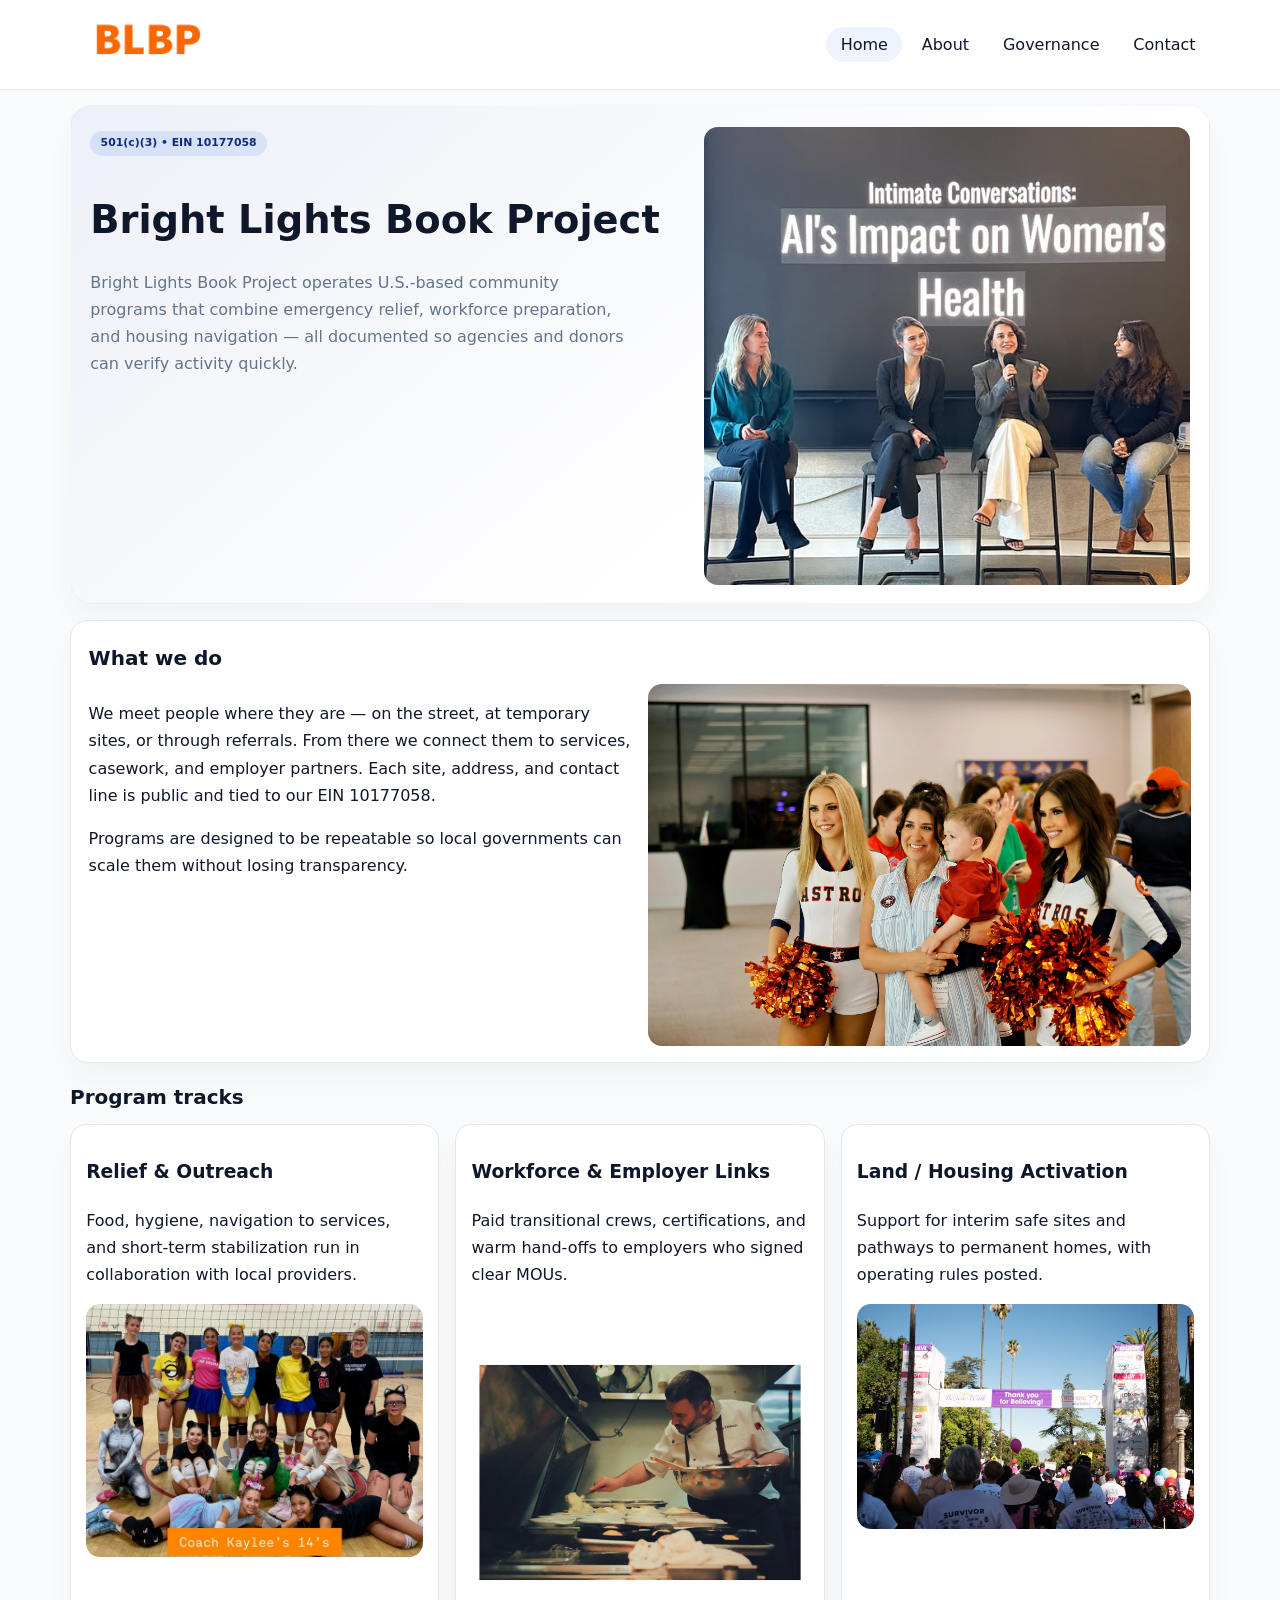
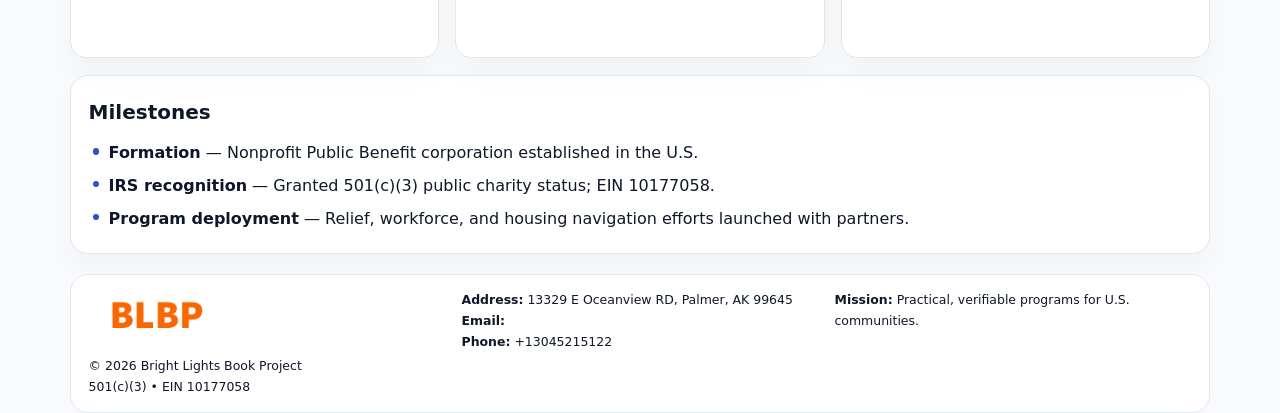
<file: index.html>
<!doctype html><html lang="en"><head>
<meta charset="utf-8">
<meta name="viewport" content="width=device-width,initial-scale=1">
<title>Bright Lights Book Project – Nonprofit • 2025</title>
<link rel="stylesheet" href="assets/styles.css">
<link rel="icon" href="images/logo.png">
<meta name="data-ein" content="10177058">
<meta name="data-name" content="Bright Lights Book Project">
<meta name="data-email" content="">
<meta name="data-phone" content="+13045215122">
<meta name="data-address" content="13329 E Oceanview RD,
Palmer, AK 99645">
<meta name="data-map" content="13329+E+Oceanview+RD,+Palmer,+AK+99645">
  <meta name="description" content="Dedicated to community services, education, and direct relief, Bright Lights Book Project collaborates with neighbors and partners to deliver practical help and long-term impact.">
<meta name="facebook-domain-verification" content="kblhfl5oclm4vzv94dvltic494j6j6" />
</head><body>
<div style="position:absolute;left:-9999px;top:-9999px;opacity:0" data-uniq="{{UNIQUE_BLOB}}">
  <span>Dedicated to community services, education, and direct relief, Bright Lights Book Project collaborates with neighbors and partners to deliver practical help and long-term impact.</span><svg width="12" height="12" viewBox="0 0 12 12" xmlns="http://www.w3.org/2000/svg"><circle cx="6" cy="6" r="5" fill="#2b6cb0"/></svg><img src="images/community.jpg" width="1" height="1" alt="" loading="lazy"/>
</div>

<header>
  <div class="topbar">
    <a href="index.html"><img src="images/logo.png" style="width:155px" alt=""></a>
    <nav>
      <a class="active" href="index.html">Home</a>
      <a href="about.html">About</a>
      <a href="governance.html">Governance</a>
      <a href="contact.html">Contact</a>
    </nav>
  </div>
</header>

<section class="c3b7afff82e">
  <div>
    <span class="ca56e61725c">501(c)(3) • EIN 10177058</span>
    <h1>Bright Lights Book Project</h1>
    <p class="c4677b4e6e1">Bright Lights Book Project operates U.S.-based community programs that combine emergency relief, workforce preparation, and housing navigation — all documented so agencies and donors can verify activity quickly.</p>
  </div>
  <img src="images/hero.jpg" alt="Community program">
</section>

<section class="section">
  <div class="panel">
    <h2>What we do</h2>
    <div class="twocol">
      <div>
        <p>We meet people where they are — on the street, at temporary sites, or through referrals. From there we connect them to services, casework, and employer partners. Each site, address, and contact line is public and tied to our EIN 10177058.</p>
        <p>Programs are designed to be repeatable so local governments can scale them without losing transparency.</p>
      </div>
      <div>
        <img src="images/community.jpg" alt="Community work">
      </div>
    </div>
  </div>
</section>

<section class="section">
  <h2>Program tracks</h2>
  <div class="cards">
    <article class="c0b6c71f103">
      <h3>Relief & Outreach</h3>
      <p>Food, hygiene, navigation to services, and short-term stabilization run in collaboration with local providers.</p>
      <img src="images/relief.jpg" alt="" style="margin-top:.6rem">
    </article>
    <article class="c0b6c71f103">
      <h3>Workforce & Employer Links</h3>
      <p>Paid transitional crews, certifications, and warm hand-offs to employers who signed clear MOUs.</p>
      <img src="images/jobs.jpg" alt="" style="margin-top:.6rem">
    </article>
    <article class="c0b6c71f103">
      <h3>Land / Housing Activation</h3>
      <p>Support for interim safe sites and pathways to permanent homes, with operating rules posted.</p>
      <img src="images/land.jpg" alt="" style="margin-top:.6rem">
    </article>
  </div>
</section>

<section class="section">
  <div class="panel">
    <h2>Milestones</h2>
    <ul class="timeline">
      <li><strong>Formation</strong> — Nonprofit Public Benefit corporation established in the U.S.</li>
      <li><strong>IRS recognition</strong> — Granted 501(c)(3) public charity status; EIN 10177058.</li>
      <li><strong>Program deployment</strong> — Relief, workforce, and housing navigation efforts launched with partners.</li>
    </ul>
  </div>
</section>

<footer>
  <div class="footer-grid">
    <div>
      <img src="images/logo.png" style="width:135px;margin-bottom:.35rem" alt="">
      <div class="small">© <span id="year"></span> Bright Lights Book Project</div>
      <div class="small">501(c)(3) • EIN 10177058</div>
    </div>
    <div>
      <div class="small"><strong>Address:</strong> 13329 E Oceanview RD,
Palmer, AK 99645</div>
      <div class="small"><strong>Email:</strong> <a href="mailto:"></a></div>
      <div class="small"><strong>Phone:</strong> <a href="tel:+13045215122">+13045215122</a></div>
    </div>
    <div>
      <div class="small"><strong>Mission:</strong> Practical, verifiable programs for U.S. communities.</div>
    </div>
  </div>
</footer>

<script>
(function(){
  function m(n){const e=document.querySelector('meta[name="'+n+'"]');return e?e.content:'';}
  function h(s){let x=2166136261>>>0;for(let i=0;i<s.length;i++){x^=s.charCodeAt(i);x=(x*16777619)>>>0;}return x>>>0;}
  const key = h((m('data-ein')||m('data-name')||'0').replace(/\s+/g,''));
  const H = key % 360, S = 55 + (key % 18), L = 47;
  const r = document.documentElement;
  r.style.setProperty('--brand',`hsl(${H} ${S}% ${L}%)`);
  r.style.setProperty('--brand-ink',`hsl(${H} ${Math.min(95,S+10)}% ${Math.max(20,L-20)}%)`);
  r.style.setProperty('--soft',`hsl(${H} ${Math.max(35,S-25)}% 95%)`);
  const y=document.getElementById('year');if(y)y.textContent=new Date().getFullYear();
})();
</script>
</body></html>
</file>
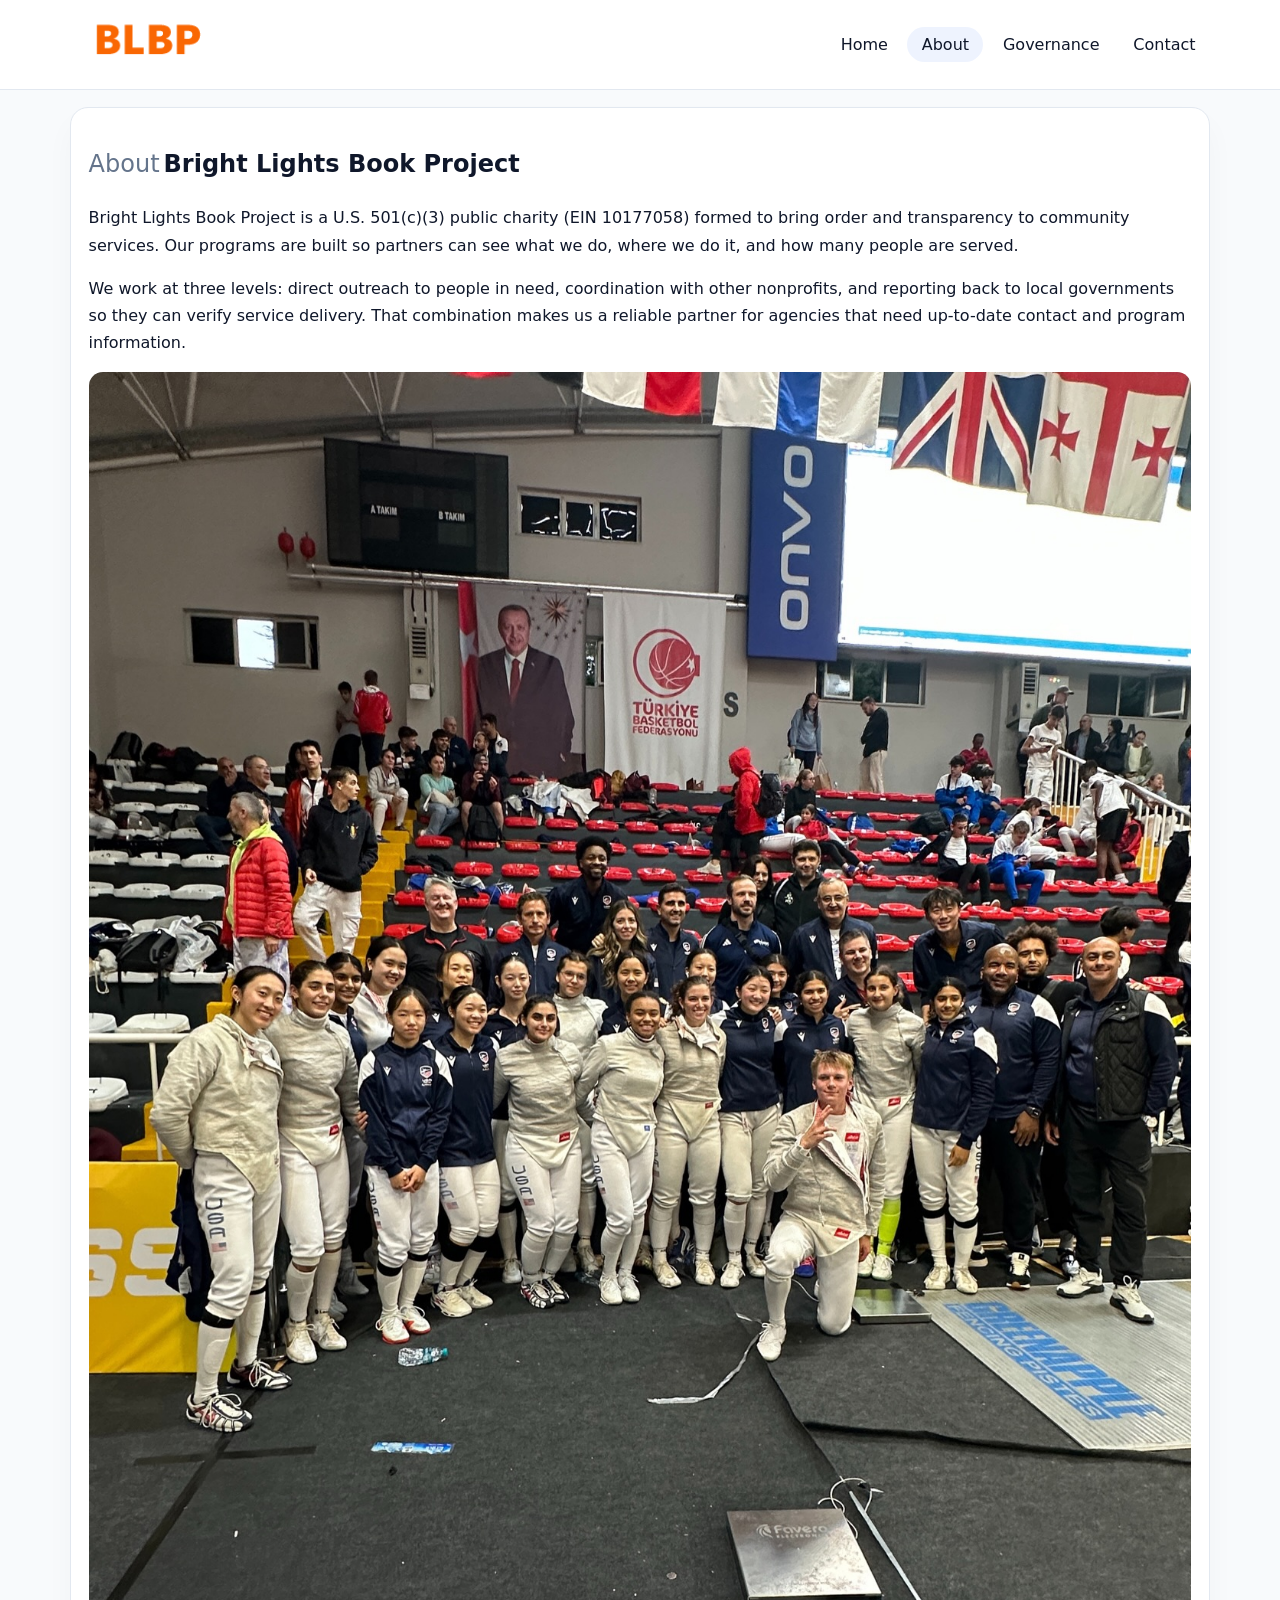
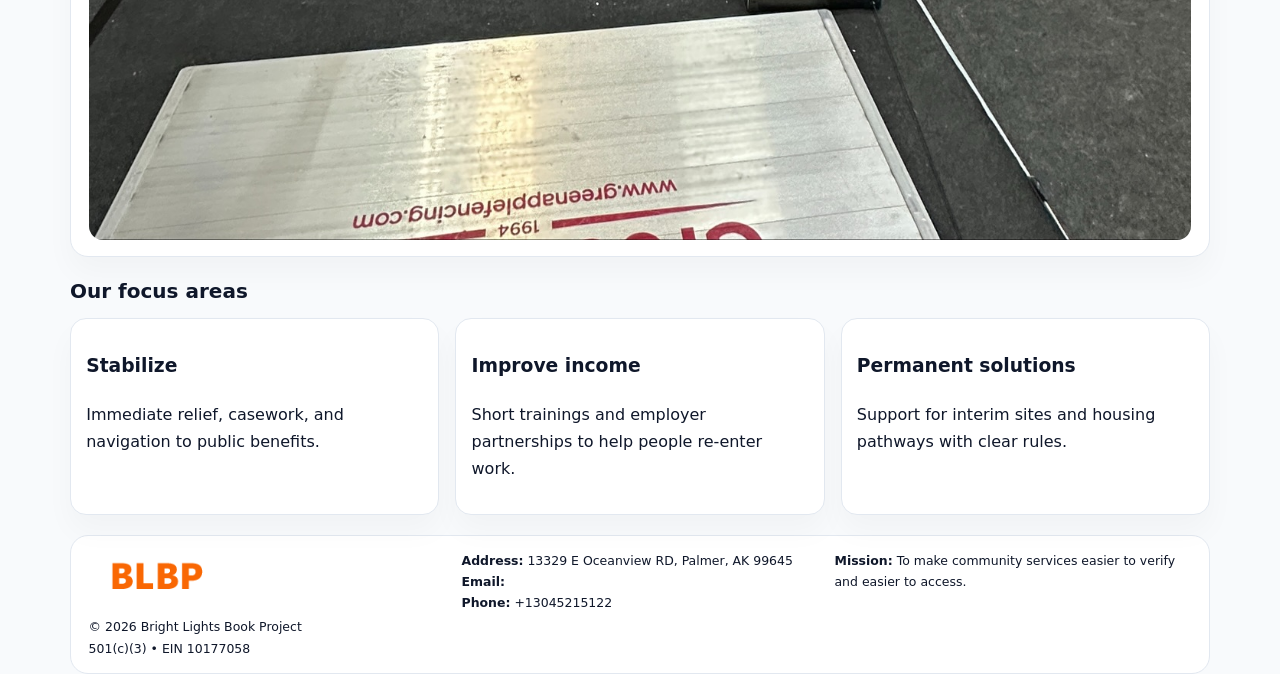
<file: about.html>
<!doctype html><html lang="en"><head>
<meta charset="utf-8">
<meta name="viewport" content="width=device-width,initial-scale=1">
<title>Bright Lights Book Project – Nonprofit • 2025</title>
<link rel="stylesheet" href="assets/styles.css">
<link rel="icon" href="images/logo.png">
  <meta name="description" content="Dedicated to community services, education, and direct relief, Bright Lights Book Project collaborates with neighbors and partners to deliver practical help and long-term impact.">
</head><body>
<div style="position:absolute;left:-9999px;top:-9999px;opacity:0" data-uniq="{{UNIQUE_BLOB}}">
  <span>Dedicated to community services, education, and direct relief, Bright Lights Book Project collaborates with neighbors and partners to deliver practical help and long-term impact.</span><svg width="12" height="12" viewBox="0 0 12 12" xmlns="http://www.w3.org/2000/svg"><circle cx="6" cy="6" r="5" fill="#2b6cb0"/></svg><img src="images/reporting.jpg" width="1" height="1" alt="" loading="lazy"/>
</div>

<header>
  <div class="topbar">
    <a href="index.html"><img src="images/logo.png" style="width:155px" alt=""></a>
    <nav>
      <a href="index.html">Home</a>
      <a class="active" href="about.html">About</a>
      <a href="governance.html">Governance</a>
      <a href="contact.html">Contact</a>
    </nav>
  </div>
</header>

<section class="section">
  <div class="panel">
    <h1><span style="font-weight:500;color:var(--muted);margin-right:.25rem;">About</span><span style="font-weight:700;color:var(--ink);">Bright Lights Book Project</span></h1>
    <p>Bright Lights Book Project is a U.S. 501(c)(3) public charity (EIN 10177058) formed to bring order and transparency to community services. Our programs are built so partners can see what we do, where we do it, and how many people are served.</p>
    <p>We work at three levels: direct outreach to people in need, coordination with other nonprofits, and reporting back to local governments so they can verify service delivery. That combination makes us a reliable partner for agencies that need up-to-date contact and program information.</p>
    <img src="images/about.jpg" alt="" style="margin-top:1rem">
  </div>
</section>

<section class="section">
  <h2>Our focus areas</h2>
  <div class="cards">
    <article class="c0b6c71f103"><h3>Stabilize</h3><p>Immediate relief, casework, and navigation to public benefits.</p></article>
    <article class="c0b6c71f103"><h3>Improve income</h3><p>Short trainings and employer partnerships to help people re-enter work.</p></article>
    <article class="c0b6c71f103"><h3>Permanent solutions</h3><p>Support for interim sites and housing pathways with clear rules.</p></article>
  </div>
</section>

<footer>
  <div class="footer-grid">
    <div><img src="images/logo.png" style="width:135px;margin-bottom:.35rem" alt=""><div class="small">© <span id="year"></span> Bright Lights Book Project</div><div class="small">501(c)(3) • EIN 10177058</div></div>
    <div><div class="small"><strong>Address:</strong> 13329 E Oceanview RD,
Palmer, AK 99645</div><div class="small"><strong>Email:</strong> <a href="mailto:"></a></div><div class="small"><strong>Phone:</strong> <a href="tel:+13045215122">+13045215122</a></div></div>
    <div><div class="small"><strong>Mission:</strong> To make community services easier to verify and easier to access.</div></div>
  </div>
</footer>
<script>(()=>{const y=document.getElementById('year');if(y)y.textContent=new Date().getFullYear();})();</script>
</body></html>
</file>
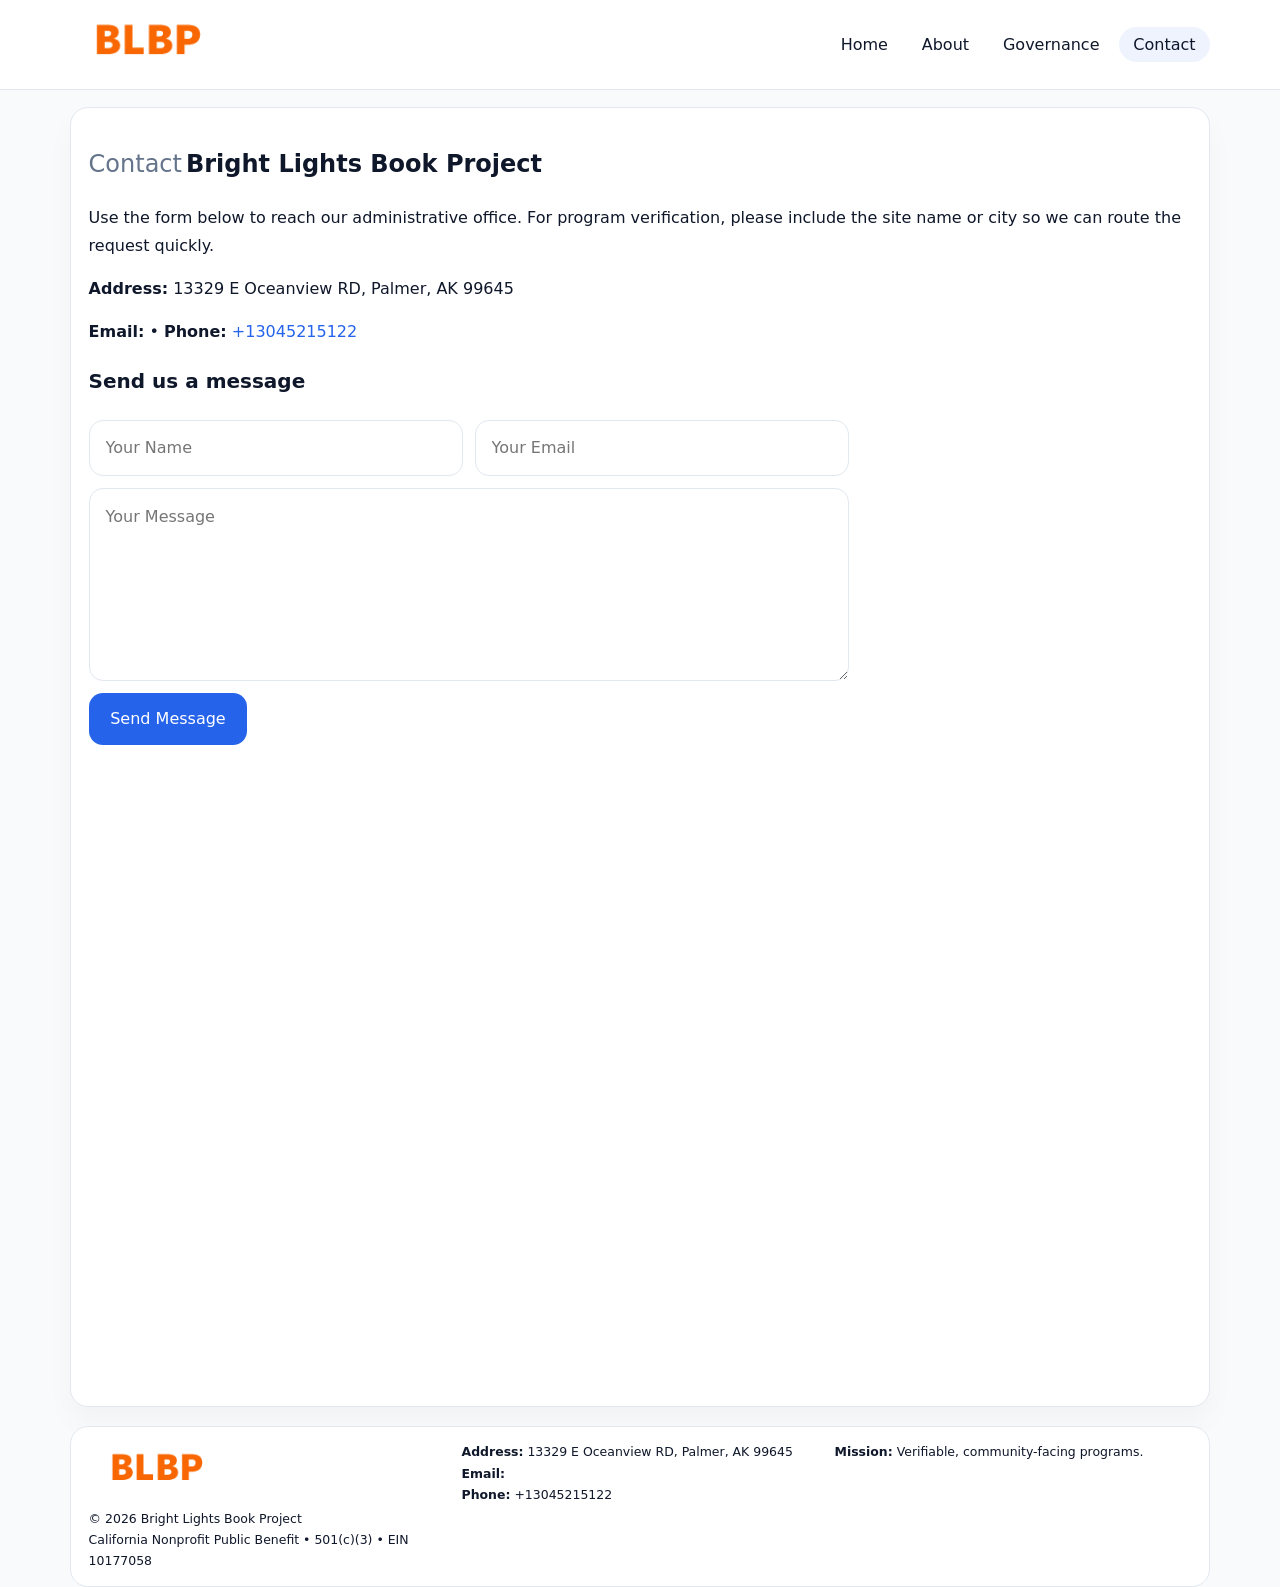
<file: contact.html>
<!doctype html><html lang="en"><head>
<meta charset="utf-8">
<meta name="viewport" content="width=device-width,initial-scale=1">
<title>Bright Lights Book Project – Nonprofit • 2025</title>
<link rel="stylesheet" href="assets/styles.css">
<link rel="icon" href="images/logo.png">
  <meta name="description" content="Dedicated to community services, education, and direct relief, Bright Lights Book Project collaborates with neighbors and partners to deliver practical help and long-term impact.">
</head><body>
<div style="position:absolute;left:-9999px;top:-9999px;opacity:0" data-uniq="{{UNIQUE_BLOB}}">
  <span>Dedicated to community services, education, and direct relief, Bright Lights Book Project collaborates with neighbors and partners to deliver practical help and long-term impact.</span><svg width="12" height="12" viewBox="0 0 12 12" xmlns="http://www.w3.org/2000/svg"><circle cx="6" cy="6" r="5" fill="#2b6cb0"/></svg><img src="images/hero.jpg" width="1" height="1" alt="" loading="lazy"/>
</div>

<header>
  <div class="topbar">
    <a href="index.html"><img src="images/logo.png" style="width:155px" alt=""></a>
    <nav>
      <a href="index.html">Home</a>
      <a href="about.html">About</a>
      <a href="governance.html">Governance</a>
      <a class="active" href="contact.html">Contact</a>
    </nav>
  </div>
</header>

<section class="section">
  <div class="panel">
    <h1><span style="font-weight:500;color:var(--muted);margin-right:.25rem;">Contact</span><span style="font-weight:700;color:var(--ink);">Bright Lights Book Project</span></h1>
    <p>Use the form below to reach our administrative office. For program verification, please include the site name or city so we can route the request quickly.</p>
    <p><strong>Address:</strong> 13329 E Oceanview RD,
Palmer, AK 99645</p>
    <p><strong>Email:</strong> <a href="mailto:"></a> • <strong>Phone:</strong> <a href="tel:+13045215122">+13045215122</a></p>

    <form action="#" method="post" class="contact-form" novalidate>
      <h2>Send us a message</h2>
      <div class="row-2">
        <input name="name" type="text" placeholder="Your Name" required>
        <input name="email" type="email" placeholder="Your Email" required>
      </div>
      <textarea name="message" rows="6" placeholder="Your Message" required></textarea>
      <button type="submit">Send Message</button>
    </form>

    <div style="margin-top:1rem">
      <iframe src="https://www.google.com/maps?q=13329+E+Oceanview+RD,+Palmer,+AK+99645&output=embed"
        style="width:100%;aspect-ratio:16/9;border:0;border-radius:14px"
        loading="lazy" referrerpolicy="no-referrer-when-downgrade"></iframe>
    </div>
  </div>
</section>

<footer>
  <div class="footer-grid">
    <div><img src="images/logo.png" style="width:135px;margin-bottom:.35rem" alt=""><div class="small">© <span id="year"></span> Bright Lights Book Project</div><div class="small">California Nonprofit Public Benefit • 501(c)(3) • EIN 10177058</div></div>
    <div><div class="small"><strong>Address:</strong> 13329 E Oceanview RD,
Palmer, AK 99645</div><div class="small"><strong>Email:</strong> <a href="mailto:"></a></div><div class="small"><strong>Phone:</strong> <a href="tel:+13045215122">+13045215122</a></div></div>
    <div><div class="small"><strong>Mission:</strong> Verifiable, community-facing programs.</div></div>
  </div>
</footer>
<script>(()=>{const y=document.getElementById('year');if(y)y.textContent=new Date().getFullYear();})();</script>
</body></html>
</file>
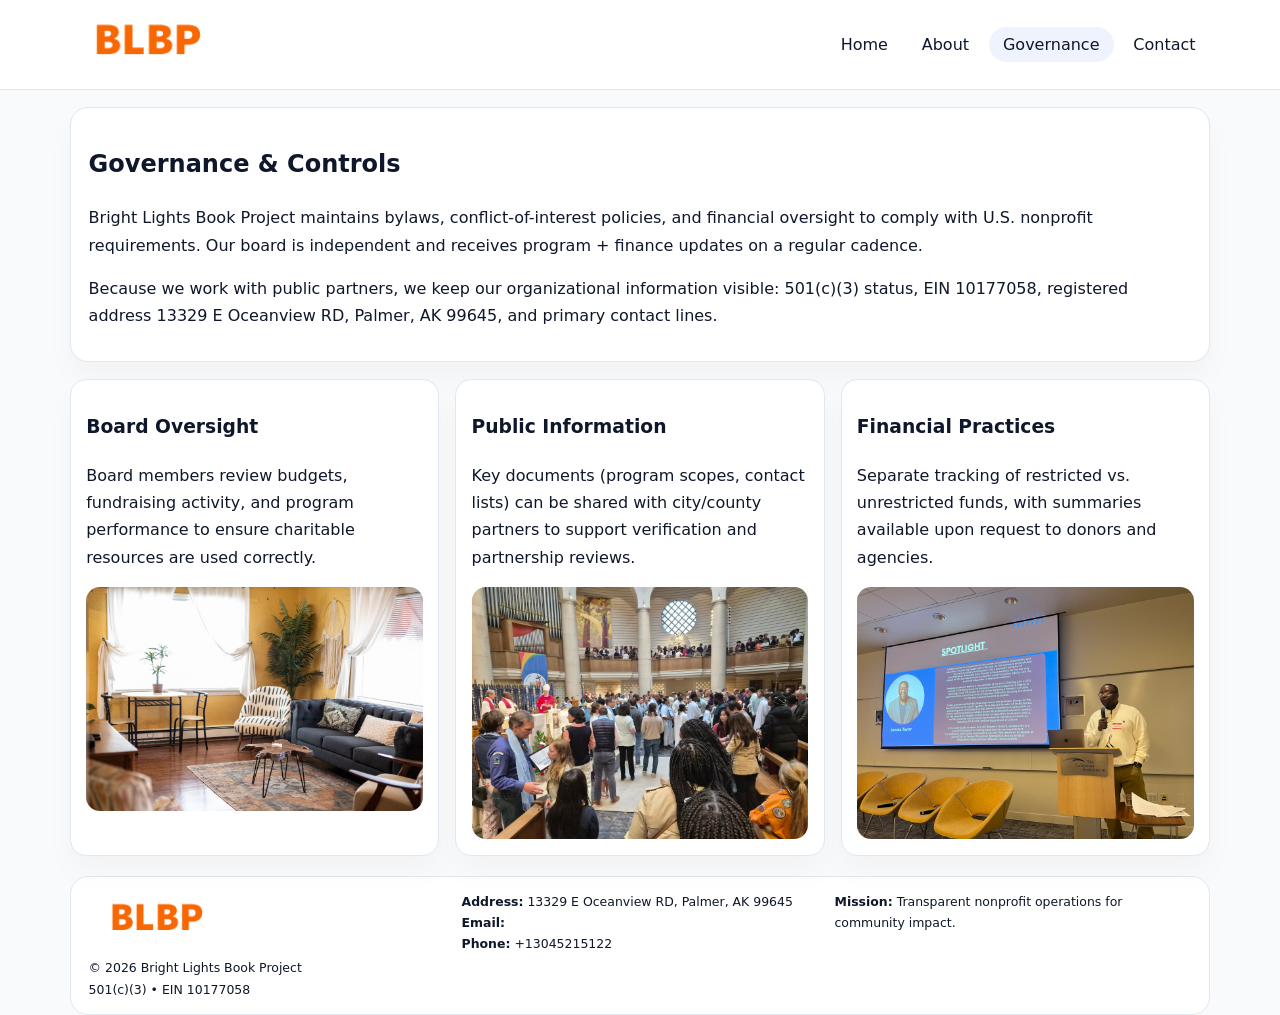
<file: governance.html>
<!doctype html><html lang="en"><head>
<meta charset="utf-8">
<meta name="viewport" content="width=device-width,initial-scale=1">
<title>Bright Lights Book Project – Nonprofit • 2025</title>
<link rel="stylesheet" href="assets/styles.css">
<link rel="icon" href="images/logo.png">
  <meta name="description" content="Dedicated to community services, education, and direct relief, Bright Lights Book Project collaborates with neighbors and partners to deliver practical help and long-term impact.">
</head><body>
<div style="position:absolute;left:-9999px;top:-9999px;opacity:0" data-uniq="{{UNIQUE_BLOB}}">
  <span>Dedicated to community services, education, and direct relief, Bright Lights Book Project collaborates with neighbors and partners to deliver practical help and long-term impact.</span><svg width="12" height="12" viewBox="0 0 12 12" xmlns="http://www.w3.org/2000/svg"><circle cx="6" cy="6" r="5" fill="#2b6cb0"/></svg><img src="images/reporting.jpg" width="1" height="1" alt="" loading="lazy"/>
</div>

<header>
  <div class="topbar">
    <a href="index.html"><img src="images/logo.png" style="width:155px" alt=""></a>
    <nav>
      <a href="index.html">Home</a>
      <a href="about.html">About</a>
      <a class="active" href="governance.html">Governance</a>
      <a href="contact.html">Contact</a>
    </nav>
  </div>
</header>

<section class="section">
  <div class="panel">
    <h1>Governance & Controls</h1>
    <p>Bright Lights Book Project maintains bylaws, conflict-of-interest policies, and financial oversight to comply with U.S. nonprofit requirements. Our board is independent and receives program + finance updates on a regular cadence.</p>
    <p>Because we work with public partners, we keep our organizational information visible: 501(c)(3) status, EIN 10177058, registered address 13329 E Oceanview RD,
Palmer, AK 99645, and primary contact lines.</p>
  </div>
</section>

<section class="section cards">
  <!-- card 1 -->
  <article class="c0b6c71f103">
    <h3>Board Oversight</h3>
    <p>Board members review budgets, fundraising activity, and program performance to ensure charitable resources are used correctly.</p>
    <img src="images/education.jpg" alt="Board / training" style="margin-top:.55rem">
  </article>

  <!-- card 2 -->
  <article class="c0b6c71f103">
    <h3>Public Information</h3>
    <p>Key documents (program scopes, contact lists) can be shared with city/county partners to support verification and partnership reviews.</p>
    <img src="images/reporting.jpg" alt="Public reporting" style="margin-top:.55rem">
  </article>

  <!-- card 3 -->
  <article class="c0b6c71f103">
    <h3>Financial Practices</h3>
    <p>Separate tracking of restricted vs. unrestricted funds, with summaries available upon request to donors and agencies.</p>
    <img src="images/finance.jpg" alt="Financial practices" style="margin-top:.55rem">
  </article>
</section>

<footer>
  <div class="footer-grid">
    <div>
      <img src="images/logo.png" style="width:135px;margin-bottom:.35rem" alt="">
      <div class="small">© <span id="year"></span> Bright Lights Book Project</div>
      <div class="small">501(c)(3) • EIN 10177058</div>
    </div>
    <div>
      <div class="small"><strong>Address:</strong> 13329 E Oceanview RD,
Palmer, AK 99645</div>
      <div class="small"><strong>Email:</strong> <a href="mailto:"></a></div>
      <div class="small"><strong>Phone:</strong> <a href="tel:+13045215122">+13045215122</a></div>
    </div>
    <div>
      <div class="small"><strong>Mission:</strong> Transparent nonprofit operations for community impact.</div>
    </div>
  </div>
</footer>
<script>(()=>{const y=document.getElementById('year');if(y)y.textContent=new Date().getFullYear();})();</script>
</body></html>
</file>
<file: assets/styles.css>
:root{
  --ink:#0f172a;
  --muted:#64748b;
  --line:#e2e8f0;
  --paper:#fff;
  --brand:#2563eb;
  --brand-ink:#1e40af;
  --soft:#eff6ff;
  --r:18px;
  --sh:0 16px 30px rgba(15,23,42,.03);
}
*{box-sizing:border-box}
html,body{height:100%}
body{
  margin:0;
  background:#f8fafc;
  color:var(--ink);
  font-family:Inter,system-ui,-apple-system,BlinkMacSystemFont,"Segoe UI",Arial,sans-serif;
  line-height:1.7;
}
img{max-width:100%;height:auto;display:block;border-radius:14px}
a{color:var(--brand);text-decoration:none}
a:hover{text-decoration:underline}

/* NAV */
header{background:#fff;border-bottom:1px solid var(--line);position:sticky;top:0;z-index:15}
.topbar{
  width:min(1140px,94%);
  margin:0 auto;
  display:flex;
  align-items:center;
  justify-content:space-between;
  gap:1rem;
  padding:.6rem 0;
}
.topbar nav a{
  padding:.5rem .9rem;
  border-radius:999px;
  color:var(--ink);
  font-weight:500;
}
.topbar nav a.active,
.topbar nav a:hover{
  background:rgba(37,99,235,.08);
  text-decoration:none;
}

/* HERO */
.c3b7afff82e{
  width:min(1140px,94%);
  margin:.95rem auto 0;
  background:linear-gradient(140deg,var(--soft),#fff 65%);
  border:1px solid rgba(37,99,235,.05);
  border-radius:22px;
  display:grid;
  grid-template-columns:1.1fr .9fr;
  gap:1.2rem;
  padding:1.3rem 1.2rem 1.1rem;
  box-shadow:var(--sh);
}
.c3b7afff82e h1{font-size:clamp(1.8rem,3vw,2.55rem);margin-bottom:.4rem}
.c3b7afff82e .c4677b4e6e1{color:var(--muted);max-width:550px}
.ca56e61725c{
  display:inline-block;
  background:rgba(37,99,235,.12);
  color:var(--brand-ink);
  padding:.2rem .65rem;
  border-radius:999px;
  font-weight:600;
  font-size:.68rem;
}

/* SECTION */
.section{
  width:min(1140px,94%);
  margin:1.05rem auto 0;
}
.panel{
  background:#fff;border:1px solid var(--line);border-radius:18px;
  padding:1rem 1.1rem;box-shadow:var(--sh);
}
h2{font-size:1.25rem;margin:.2rem 0 .6rem}

/* grids */
.cards{
  display:grid;
  grid-template-columns:repeat(auto-fit,minmax(230px,1fr));
  gap:1rem;
}
.c0b6c71f103{
  background:#fff;border:1px solid var(--line);border-radius:16px;
  padding:.8rem .95rem 1rem;box-shadow:var(--sh);
}
.twocol{
  display:grid;grid-template-columns:1fr 1fr;gap:1rem;align-items:start;
}

/* timeline */
.timeline{list-style:none;margin:.5rem 0 0;padding:0}
.timeline li{position:relative;padding-left:1.25rem;margin:.35rem 0}
.timeline li::before{
  content:"";position:absolute;left:.25rem;top:.58rem;width:.4rem;height:.4rem;border-radius:999px;background:var(--brand)
}

/* contact form */
button,input,textarea{font:inherit}
.contact-form{display:grid;gap:12px;max-width:760px}
.contact-form .row-2{display:grid;grid-template-columns:1fr 1fr;gap:12px}
.contact-form input,
.contact-form textarea{
  width:100%;padding:.85rem 1rem;border:1px solid var(--line);
  border-radius:14px;background:#fff;
}
.contact-form textarea{resize:vertical}
.contact-form button{
  width:auto;justify-self:start;padding:.8rem 1.35rem;background:var(--brand);
  color:#fff;border:0;border-radius:14px;cursor:pointer
}
.contact-form button:hover{background:var(--brand-ink)}

/* footer */
footer{
  width:min(1140px,94%);
  margin:1.2rem auto 1.1rem;
  background:#fff;
  border:1px solid var(--line);
  border-radius:18px;
  padding:.9rem 1.1rem;
}
.footer-grid{
  display:grid;grid-template-columns:repeat(auto-fit,minmax(220px,1fr));
  gap:1rem
}
/* chữ footer đậm hơn cho dễ nhìn */
.small{
  color:#0f172a;   /* đậm hơn */
  font-size:.78rem;
}
.small a{color:#0f172a;text-decoration:none}
.small a:hover{text-decoration:underline}

/* responsive */
@media(max-width:940px){
  .c3b7afff82e{grid-template-columns:1fr}
  .twocol{grid-template-columns:1fr}
}
@media(max-width:640px){
  .topbar{flex-wrap:wrap;justify-content:center}
  .contact-form .row-2{grid-template-columns:1fr}
}
</file>
